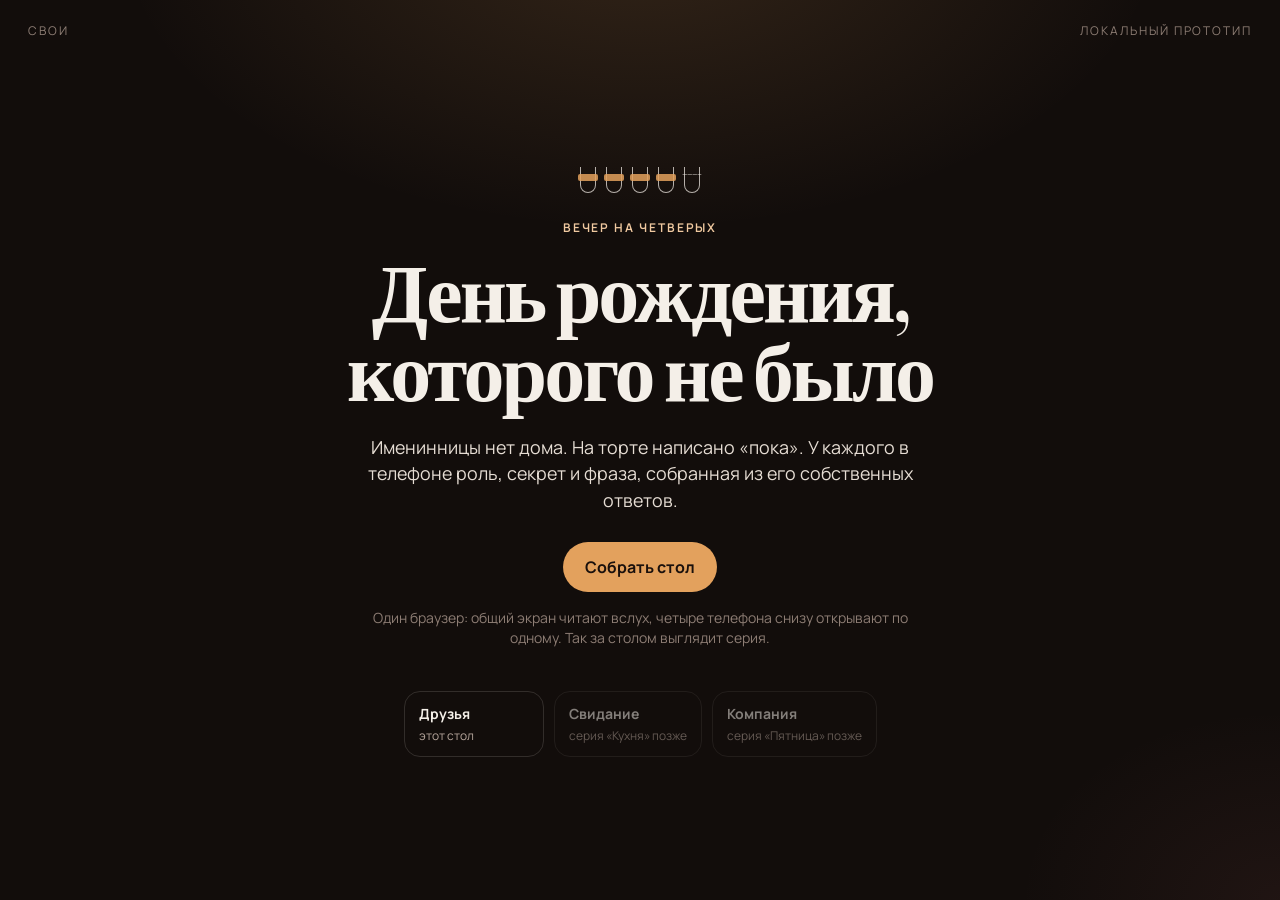
<file: svoi/index.html>
<!DOCTYPE html>
<html lang="ru">
<head>
  <meta charset="utf-8" />
  <meta name="viewport" content="width=device-width, initial-scale=1" />
  <meta name="theme-color" content="#120d0b" />
  <title>СВОИ — день рождения, которого не было</title>
  <link rel="preconnect" href="https://fonts.googleapis.com" />
  <link rel="preconnect" href="https://fonts.gstatic.com" crossorigin />
  <link href="https://fonts.googleapis.com/css2?family=Fraunces:ital,opsz,wght@0,9..144,500;0,9..144,620;1,9..144,520&family=Manrope:wght@400;500;600;700&display=swap" rel="stylesheet" />
  <link rel="stylesheet" href="styles.css" />
</head>
<body>
  <div id="app"></div>
  <script src="app.js"></script>
</body>
</html>
</file>
<file: svoi/styles.css>
:root {
  --bg: #120d0b;
  --ink: #f4efe8;
  --soft: #e6ddd4;
  --muted: #b7a79d;
  --faint: #8d7d74;
  --line: rgba(244, 239, 232, 0.14);
  --amber: #e3a15d;
  --amber-2: #f0c9a0;
  --paper: #f3eee6;
  --paper-ink: #211714;
  --paper-muted: #6f5f57;
  --good: #c8e0c4;
  --miss: #e3b4ae;
  --shadow: 0 30px 80px rgba(0, 0, 0, 0.45);
  color-scheme: dark;
}

* { box-sizing: border-box; }

html, body { margin: 0; min-height: 100%; }

body {
  font-family: Manrope, "Avenir Next", "Segoe UI", sans-serif;
  color: var(--ink);
  background:
    radial-gradient(900px 520px at 50% -8%, rgba(227, 161, 93, 0.16), transparent 58%),
    radial-gradient(520px 380px at 100% 100%, rgba(196, 107, 107, 0.08), transparent 50%),
    var(--bg);
  -webkit-font-smoothing: antialiased;
}

button, input, textarea { font: inherit; color: inherit; }

button { cursor: pointer; border: 0; background: none; }

::selection { background: var(--amber); color: #1a100c; }

:focus-visible { outline: 2px solid var(--amber); outline-offset: 3px; }

#app { min-height: 100vh; }

.top {
  position: absolute;
  top: 0;
  left: 0;
  right: 0;
  display: flex;
  justify-content: space-between;
  gap: 16px;
  padding: 22px 28px;
  font-size: 12px;
  letter-spacing: 0.16em;
  text-transform: uppercase;
  color: var(--faint);
}

.landing {
  min-height: 100vh;
  display: grid;
  align-content: center;
  justify-items: center;
  text-align: center;
  padding: 88px 20px 64px;
}

.wrap { width: min(760px, 100%); }

.eyebrow {
  margin: 0 0 18px;
  color: var(--amber-2);
  letter-spacing: 0.16em;
  text-transform: uppercase;
  font-size: 12px;
  font-weight: 650;
}

h1, h2, .role-title, .poster h2 {
  font-family: Fraunces, "Iowan Old Style", Palatino, Georgia, serif;
  font-weight: 560;
  letter-spacing: -0.035em;
}

h1 {
  margin: 0;
  font-size: clamp(2.7rem, 6.4vw, 5.3rem);
  line-height: 0.96;
}

.lede {
  margin: 22px auto 0;
  max-width: 38rem;
  color: var(--soft);
  font-size: 1.12rem;
  line-height: 1.5;
}

.glasses {
  display: flex;
  gap: 10px;
  justify-content: center;
  margin: 0 0 26px;
}

.glasses span {
  width: 16px;
  height: 26px;
  border: 1.5px solid rgba(244, 239, 232, 0.72);
  border-top: 0;
  border-radius: 0 0 8px 8px;
  position: relative;
}

.glasses span::before {
  content: "";
  position: absolute;
  left: -3px;
  right: -3px;
  top: 7px;
  height: 7px;
  border-radius: 2px;
  background: rgba(227, 161, 93, 0.85);
}

.glasses .empty::before {
  background: transparent;
  border-top: 1px dashed rgba(244, 239, 232, 0.45);
  height: 0;
}

.btn {
  display: inline-flex;
  align-items: center;
  justify-content: center;
  margin-top: 28px;
  padding: 14px 22px;
  border-radius: 999px;
  background: var(--amber);
  color: #1a100c;
  font-weight: 700;
}

.btn:hover { filter: brightness(1.06); }

.btn.ghost {
  background: transparent;
  color: var(--ink);
  box-shadow: inset 0 0 0 1px var(--line);
}

.fine {
  margin: 16px auto 0;
  max-width: 34rem;
  color: var(--faint);
  font-size: 14px;
  line-height: 1.45;
}

.occasions {
  display: flex;
  justify-content: center;
  gap: 10px;
  flex-wrap: wrap;
  margin: 42px 0 0;
  padding: 0;
  list-style: none;
}

.occasions li {
  min-width: 140px;
  padding: 12px 14px 11px;
  border-radius: 16px;
  border: 1px solid var(--line);
  text-align: left;
}

.occasions li:not(.on) { opacity: 0.5; }

.occasions b { display: block; font-size: 14px; }

.occasions span { color: var(--muted); font-size: 12px; }

.lobby, .stage, .poster-wrap {
  width: min(980px, calc(100% - 32px));
  margin: 0 auto;
  padding: 28px 0 56px;
}

.lobby-head h1 {
  font-size: clamp(2.2rem, 4vw, 3.6rem);
  text-align: left;
}

.lobby-head .lede { margin-left: 0; text-align: left; }

.grid {
  display: grid;
  grid-template-columns: 1fr 1fr;
  gap: 14px;
  margin-top: 26px;
}

.guest {
  padding: 16px 16px 18px;
  border-radius: 22px;
  border: 1px solid var(--line);
  background: rgba(255, 248, 240, 0.035);
}

.guest-name {
  display: flex;
  align-items: center;
  gap: 10px;
}

.dot {
  width: 9px;
  height: 9px;
  border-radius: 99px;
  background: var(--c, var(--amber));
  flex: none;
}

.guest input, .guest textarea {
  width: 100%;
  background: transparent;
  border: 0;
  border-bottom: 1px solid var(--line);
  border-radius: 0;
  padding: 8px 0;
  resize: none;
}

.guest input { font-family: Fraunces, Georgia, serif; font-size: 1.45rem; }

.guest small {
  display: block;
  margin-top: 12px;
  color: var(--faint);
  font-size: 12px;
  line-height: 1.35;
}

.error { color: #f0b2a8; margin: 14px 0 0; }

.bar {
  display: flex;
  justify-content: space-between;
  align-items: flex-end;
  gap: 16px;
  margin-bottom: 18px;
}

.bar strong {
  letter-spacing: 0.16em;
  font-size: 12px;
}

.bar span {
  display: block;
  margin-top: 4px;
  color: var(--faint);
  font-size: 14px;
  letter-spacing: 0;
  font-weight: 500;
}

.dots { display: flex; gap: 6px; padding-bottom: 6px; }

.dots i {
  width: 22px;
  height: 3px;
  border-radius: 99px;
  background: rgba(244, 239, 232, 0.18);
  display: block;
}

.dots i.done { background: rgba(227, 161, 93, 0.4); }
.dots i.now { background: var(--amber); }

.letter {
  padding: 32px 34px 28px;
  border-radius: 28px;
  border: 1px solid rgba(244, 239, 232, 0.16);
  background:
    linear-gradient(180deg, rgba(255, 236, 214, 0.07), transparent 42%),
    #261c17;
  box-shadow: var(--shadow);
}

.letter.rise, .device-lg.rise { animation: rise 0.35s ease; }

@keyframes rise {
  from { opacity: 0; transform: translateY(8px); }
  to { opacity: 1; transform: none; }
}

.kicker {
  display: flex;
  justify-content: space-between;
  gap: 12px;
  color: var(--faint);
  font-size: 12px;
  letter-spacing: 0.16em;
  text-transform: uppercase;
}

.letter h2 {
  margin: 12px 0 14px;
  font-size: clamp(2rem, 4vw, 3.35rem);
  line-height: 1.02;
}

.letter p { margin: 0 0 12px; color: var(--soft); font-size: 1.05rem; line-height: 1.5; }

.letter em, .poster em.word {
  font-family: Fraunces, Georgia, serif;
  font-style: italic;
  font-weight: 520;
  color: var(--amber-2);
}

.ping {
  display: flex;
  gap: 12px;
  margin-top: 8px;
  padding: 14px 16px;
  border-radius: 18px;
  background: rgba(227, 161, 93, 0.09);
  border: 1px solid rgba(227, 161, 93, 0.22);
}

.ping b {
  display: block;
  color: var(--amber-2);
  font-size: 12px;
  letter-spacing: 0.08em;
  text-transform: uppercase;
}

.ping p { margin: 4px 0 0; }

.result { margin-top: 8px; }
.result > p { color: var(--ink); }

.choices, .score { list-style: none; padding: 0; margin: 8px 0 0; }

.choices li, .score li {
  display: grid;
  grid-template-columns: minmax(72px, auto) 1fr auto;
  gap: 12px;
  align-items: baseline;
  padding: 9px 0;
  border-top: 1px solid var(--line);
}

.choices li { grid-template-columns: auto 1fr; }
.choices span, .score b { color: var(--muted); font-weight: 500; }
.score em { font-style: normal; font-size: 12px; letter-spacing: 0.08em; text-transform: uppercase; }
.score .win em { color: var(--good); }
.score .miss em { color: var(--miss); }

.foot { margin-top: 18px; }
.waiting { color: var(--amber-2) !important; margin: 0 !important; }

.phones {
  display: grid;
  grid-template-columns: repeat(4, 1fr);
  gap: 12px;
  margin-top: 16px;
}

.device {
  text-align: left;
  min-height: 188px;
  padding: 14px 14px 16px;
  border-radius: 24px;
  border: 1px solid rgba(244, 239, 232, 0.16);
  background: #0e0a09;
  box-shadow: 0 16px 40px rgba(0, 0, 0, 0.28);
  transition: transform 0.18s ease, border-color 0.18s ease;
}

.device:hover { transform: translateY(-2px); }
.device.needs { border-color: rgba(227, 161, 93, 0.85); animation: glow 1.8s ease infinite; }
.device.is-open { border-color: var(--ink); }

@keyframes glow {
  50% { box-shadow: 0 0 0 6px rgba(227, 161, 93, 0.12), 0 16px 40px rgba(0, 0, 0, 0.28); }
}

.device .who {
  display: block;
  margin-top: 18px;
  font-family: Fraunces, Georgia, serif;
  font-size: 1.45rem;
}

.device .role, .device .status {
  display: block;
  margin-top: 6px;
  color: var(--muted);
  font-size: 13px;
  line-height: 1.35;
  font-style: normal;
}

.device.needs .status { color: var(--amber-2); }

.flag {
  display: inline-block;
  margin-top: 10px;
  color: var(--amber-2);
  font-size: 11px;
  letter-spacing: 0.12em;
  text-transform: uppercase;
}

.hint {
  margin: 14px 0 0;
  color: var(--faint);
  font-size: 13px;
}

.sheet {
  position: fixed;
  inset: 0;
  z-index: 20;
  display: grid;
  place-items: center;
  padding: 20px 16px;
  background: rgba(8, 5, 4, 0.72);
}

.device-lg {
  width: min(420px, 100%);
  max-height: calc(100vh - 40px);
  overflow: auto;
  padding: 22px 20px 24px;
  border-radius: 32px;
  background: var(--paper);
  color: var(--paper-ink);
  box-shadow: var(--shadow);
}

.device-lg .phone-top {
  display: flex;
  justify-content: space-between;
  align-items: center;
  color: var(--paper-muted);
  font-size: 12px;
  letter-spacing: 0.14em;
  text-transform: uppercase;
}

.device-lg h3 {
  margin: 16px 0 0;
  font-family: Fraunces, Georgia, serif;
  font-size: 2.1rem;
  font-weight: 560;
  letter-spacing: -0.03em;
}

.paper {
  margin-top: 14px;
  padding-top: 12px;
  border-top: 1px solid rgba(33, 23, 20, 0.12);
}

.role-title { margin: 0 0 8px; font-size: 1.35rem; }

.paper p { margin: 0 0 10px; line-height: 1.45; }

.paper .lbl {
  display: block;
  margin-bottom: 3px;
  color: var(--paper-muted);
  font-family: Manrope, sans-serif;
  font-size: 11px;
  letter-spacing: 0.12em;
  text-transform: uppercase;
  font-style: normal;
}

.task { margin-top: 16px; }
.task h4 { margin: 0 0 8px; font-size: 1rem; }
.quote {
  margin: 0 0 8px;
  font-family: Fraunces, Georgia, serif;
  font-size: 1.25rem;
  line-height: 1.35;
}

.whisper-note {
  margin-top: 14px;
  padding: 12px;
  border-radius: 14px;
  background: rgba(33, 23, 20, 0.06);
  line-height: 1.4;
}

.opt {
  display: block;
  width: 100%;
  margin-top: 8px;
  padding: 12px 14px;
  text-align: left;
  border-radius: 14px;
  box-shadow: inset 0 0 0 1px rgba(33, 23, 20, 0.14);
}

.opt.on { background: #211714; color: var(--paper); }

.linkish {
  margin-top: 14px;
  color: var(--paper-muted);
  text-decoration: underline;
  text-underline-offset: 3px;
}

.poster-wrap { display: grid; justify-items: center; padding-top: 48px; }

.poster {
  width: min(460px, 100%);
  padding: 36px 32px 28px;
  border-radius: 18px;
  background: var(--paper);
  color: var(--paper-ink);
  box-shadow: var(--shadow);
}

.poster .eyebrow { color: #8a5a32; }
.poster h2 { margin: 0; font-size: clamp(2.2rem, 5vw, 3.3rem); line-height: 0.98; }
.poster-lead { margin: 14px 0 0; font-family: Fraunces, Georgia, serif; font-style: italic; font-size: 1.2rem; }
.poster .score { margin-top: 18px; }
.poster .score li { border-top-color: rgba(33, 23, 20, 0.12); }
.poster .score b { color: var(--paper-muted); }
.poster .score .win em { color: #2c6b45; }
.poster .score .miss em { color: #9a534c; }
.poster .sign { margin: 18px 0 0; color: var(--paper-muted); }

.poster-actions { display: flex; gap: 10px; flex-wrap: wrap; justify-content: center; }

@media (max-width: 800px) {
  .grid, .phones { grid-template-columns: 1fr 1fr; }
  .letter { padding: 22px 18px 20px; }
  .top { padding: 16px; }
}

@media (max-width: 560px) {
  .phones, .grid { grid-template-columns: 1fr; }
  .device { min-height: 0; }
}

@media (prefers-reduced-motion: reduce) {
  *, *::before, *::after {
    animation: none !important;
    transition: none !important;
  }
}
</file>
